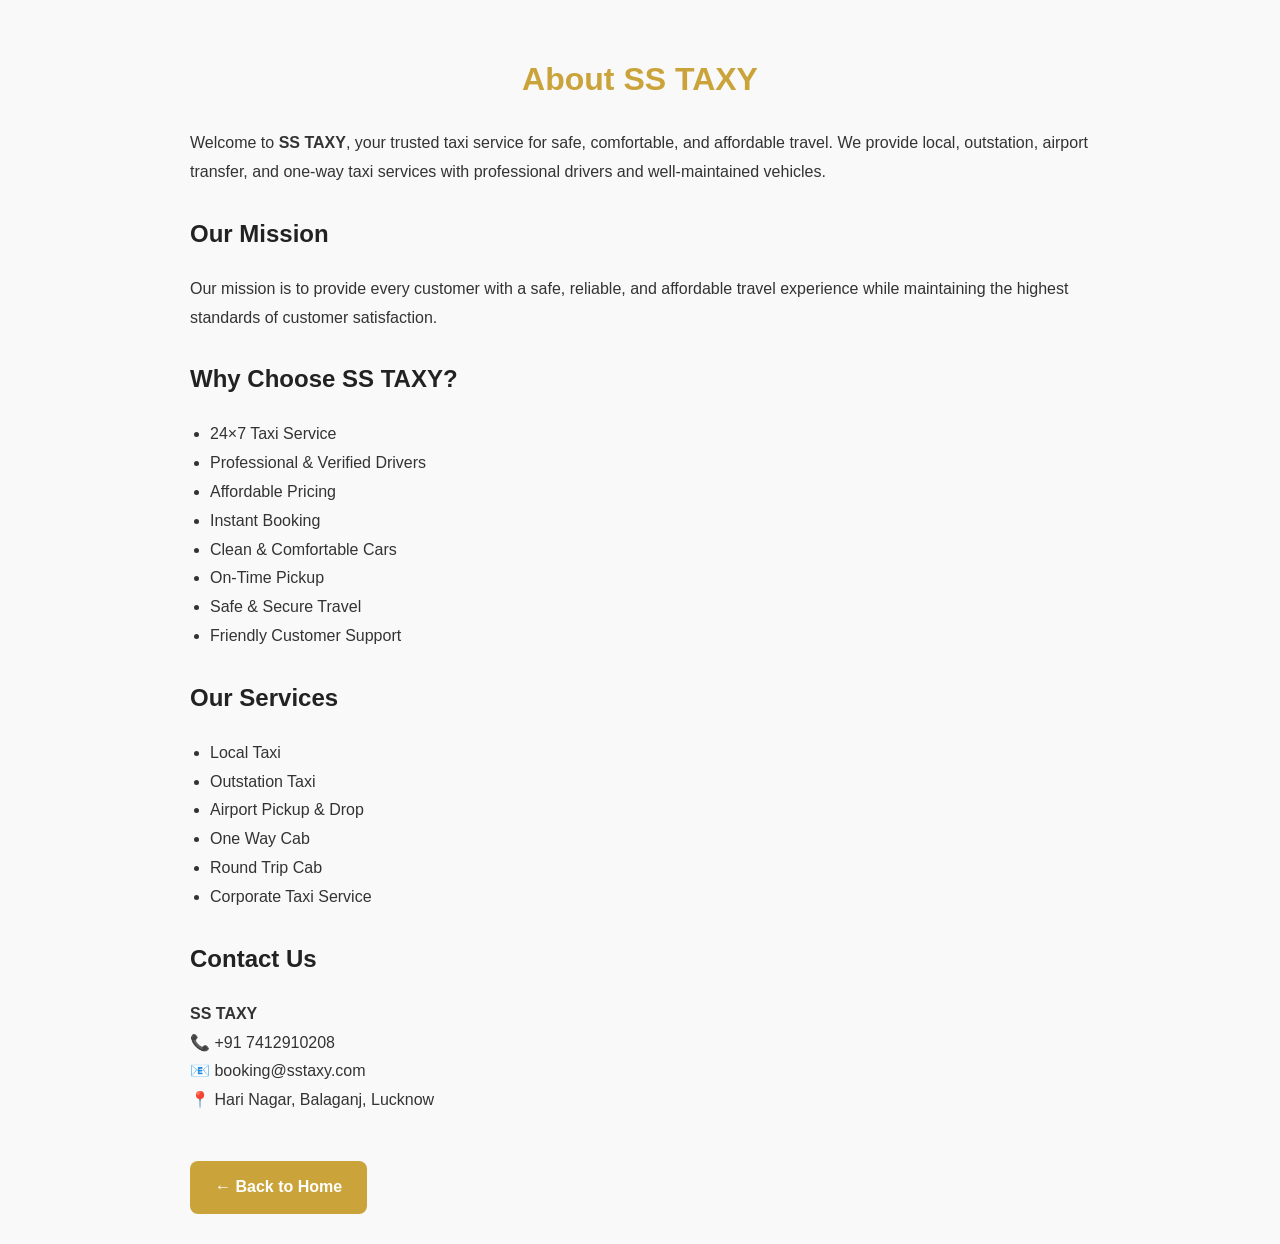
<file: about.html>
<!DOCTYPE html>
<html lang="en">
<head>
<meta charset="UTF-8">
<meta name="viewport" content="width=device-width, initial-scale=1.0">
<title>About Us - SS TAXY</title>

<style>
body{
    font-family: Arial, sans-serif;
    background:#f9f9f9;
    color:#333;
    margin:0;
    padding:0;
    line-height:1.8;
}
.container{
    max-width:900px;
    margin:auto;
    padding:30px;
}
h1{
    text-align:center;
    color:#caa43b;
    margin-bottom:20px;
}
h2{
    color:#222;
    margin-top:25px;
}
p{
    font-size:16px;
}
ul{
    padding-left:20px;
}
.back-btn{
    display:inline-block;
    margin-top:30px;
    padding:12px 25px;
    background:#caa43b;
    color:#fff;
    text-decoration:none;
    border-radius:8px;
    font-weight:bold;
}
.back-btn:hover{
    background:#b68d28;
}
</style>
</head>

<body>

<div class="container">

<h1>About SS TAXY</h1>

<p>
Welcome to <strong>SS TAXY</strong>, your trusted taxi service for safe,
comfortable, and affordable travel. We provide local, outstation,
airport transfer, and one-way taxi services with professional drivers
and well-maintained vehicles.
</p>

<h2>Our Mission</h2>

<p>
Our mission is to provide every customer with a safe, reliable,
and affordable travel experience while maintaining the highest
standards of customer satisfaction.
</p>

<h2>Why Choose SS TAXY?</h2>

<ul>
<li>24×7 Taxi Service</li>
<li>Professional & Verified Drivers</li>
<li>Affordable Pricing</li>
<li>Instant Booking</li>
<li>Clean & Comfortable Cars</li>
<li>On-Time Pickup</li>
<li>Safe & Secure Travel</li>
<li>Friendly Customer Support</li>
</ul>

<h2>Our Services</h2>

<ul>
<li>Local Taxi</li>
<li>Outstation Taxi</li>
<li>Airport Pickup & Drop</li>
<li>One Way Cab</li>
<li>Round Trip Cab</li>
<li>Corporate Taxi Service</li>
</ul>

<h2>Contact Us</h2>

<p>
<strong>SS TAXY</strong><br>
📞 +91 7412910208<br>
📧 booking@sstaxy.com<br>
📍 Hari Nagar, Balaganj, Lucknow
</p>

<a href="index.html" class="back-btn">← Back to Home</a>

</div>

</body>
</html>
</file>
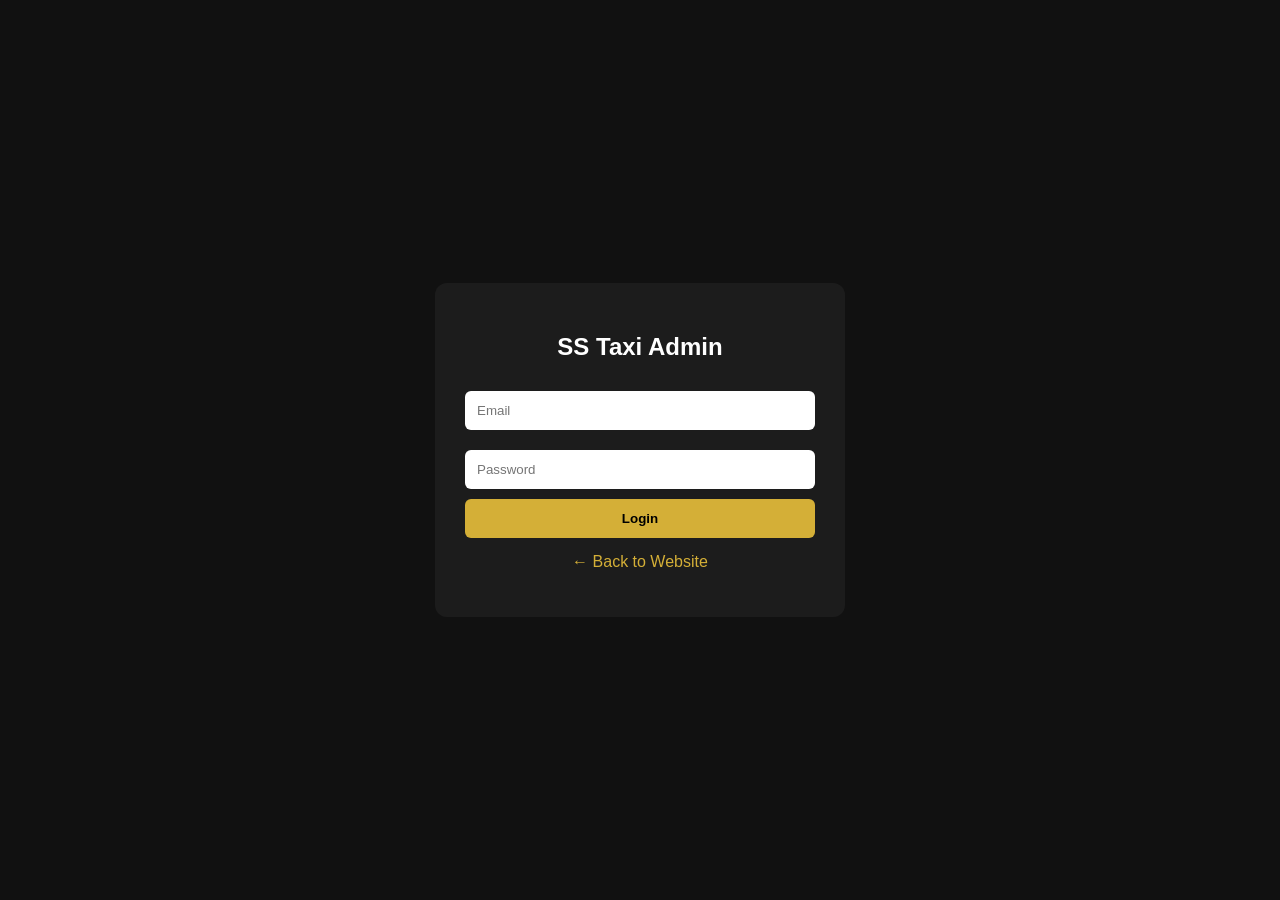
<file: admin.htm>
<!DOCTYPE html>
<html lang="en">
<head>
  <meta charset="UTF-8">
  <meta name="viewport" content="width=device-width, initial-scale=1.0">
  <title>SS Taxi Admin Login</title>

  <style>
    body{
      margin:0;
      font-family:Arial,sans-serif;
      background:#111;
      color:white;
      display:flex;
      justify-content:center;
      align-items:center;
      height:100vh;
    }

    .login-box{
      width:350px;
      background:#1c1c1c;
      padding:30px;
      border-radius:12px;
      text-align:center;
    }

    input{
      width:100%;
      padding:12px;
      margin:10px 0;
      border:none;
      border-radius:6px;
      box-sizing:border-box;
    }

    button{
      width:100%;
      padding:12px;
      background:#d4af37;
      border:none;
      border-radius:6px;
      cursor:pointer;
      font-weight:bold;
    }

    a{
      color:#d4af37;
      text-decoration:none;
    }
  </style>
</head>
<body>

<div class="login-box">
  <h2>SS Taxi Admin</h2>

  <input type="email" id="email" placeholder="Email">
  <input type="password" id="password" placeholder="Password">

  <button onclick="login()">Login</button>

  <p style="margin-top:15px;">
    <a href="../index.html">← Back to Website</a>
  </p>
</div>

<script>
function login(){

  const email = document.getElementById("email").value;
  const password = document.getElementById("password").value;

  if(
    email === "admin@sstaxiservice.com" &&
    password === "admin123"
  ){
    window.location.href = "dashboard.html";
  }else{
    alert("Invalid Email or Password");
  }
}
</script>

</body>
</html>
</file>
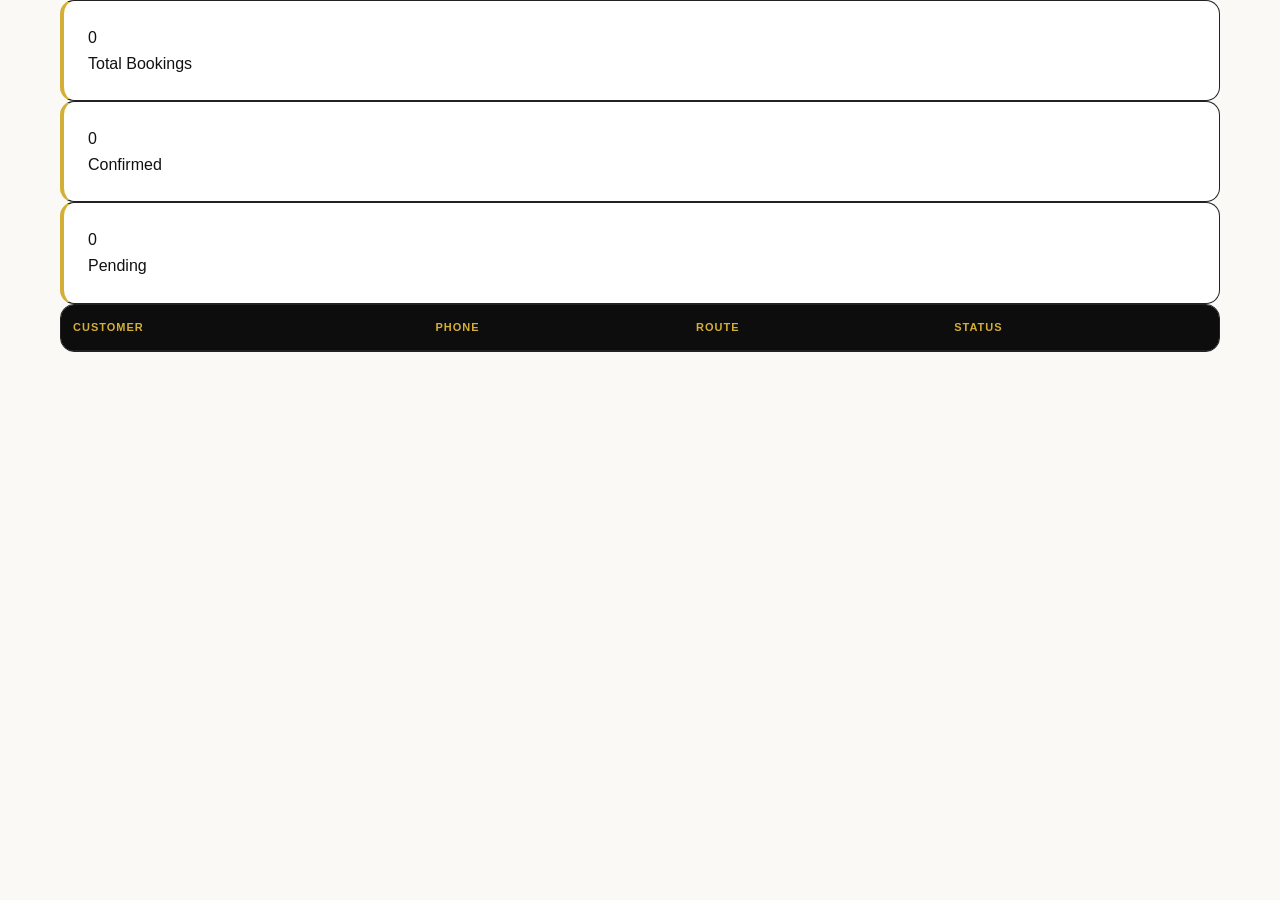
<file: dashboard.html>
<!DOCTYPE html>
<html>
<head>
<meta charset="UTF-8">
<meta name="viewport" content="width=device-width, initial-scale=1.0">
<title>SS Taxi Dashboard</title>

<link rel="stylesheet" href="../styles.css">
<link rel="stylesheet" href="../admin.css">
</head>

<body>

<div id="admin-dashboard">

  <div class="container">

    <div class="dashboard-stats">
      <div class="stat-card">
        <div class="stat-card-num" id="stat-total">0</div>
        <div class="stat-card-label">Total Bookings</div>
      </div>

      <div class="stat-card">
        <div class="stat-card-num" id="stat-confirmed">0</div>
        <div class="stat-card-label">Confirmed</div>
      </div>

      <div class="stat-card">
        <div class="stat-card-num" id="stat-pending">0</div>
        <div class="stat-card-label">Pending</div>
      </div>
    </div>

    <div class="table-wrap">
      <table>
        <thead>
          <tr>
            <th>Customer</th>
            <th>Phone</th>
            <th>Route</th>
            <th>Status</th>
          </tr>
        </thead>

        <tbody id="bookings-tbody">
        </tbody>

      </table>
    </div>

  </div>

</div>

<script src="../config.js"></script>
<script src="../admin.js"></script>

</body>
</html>
</file>
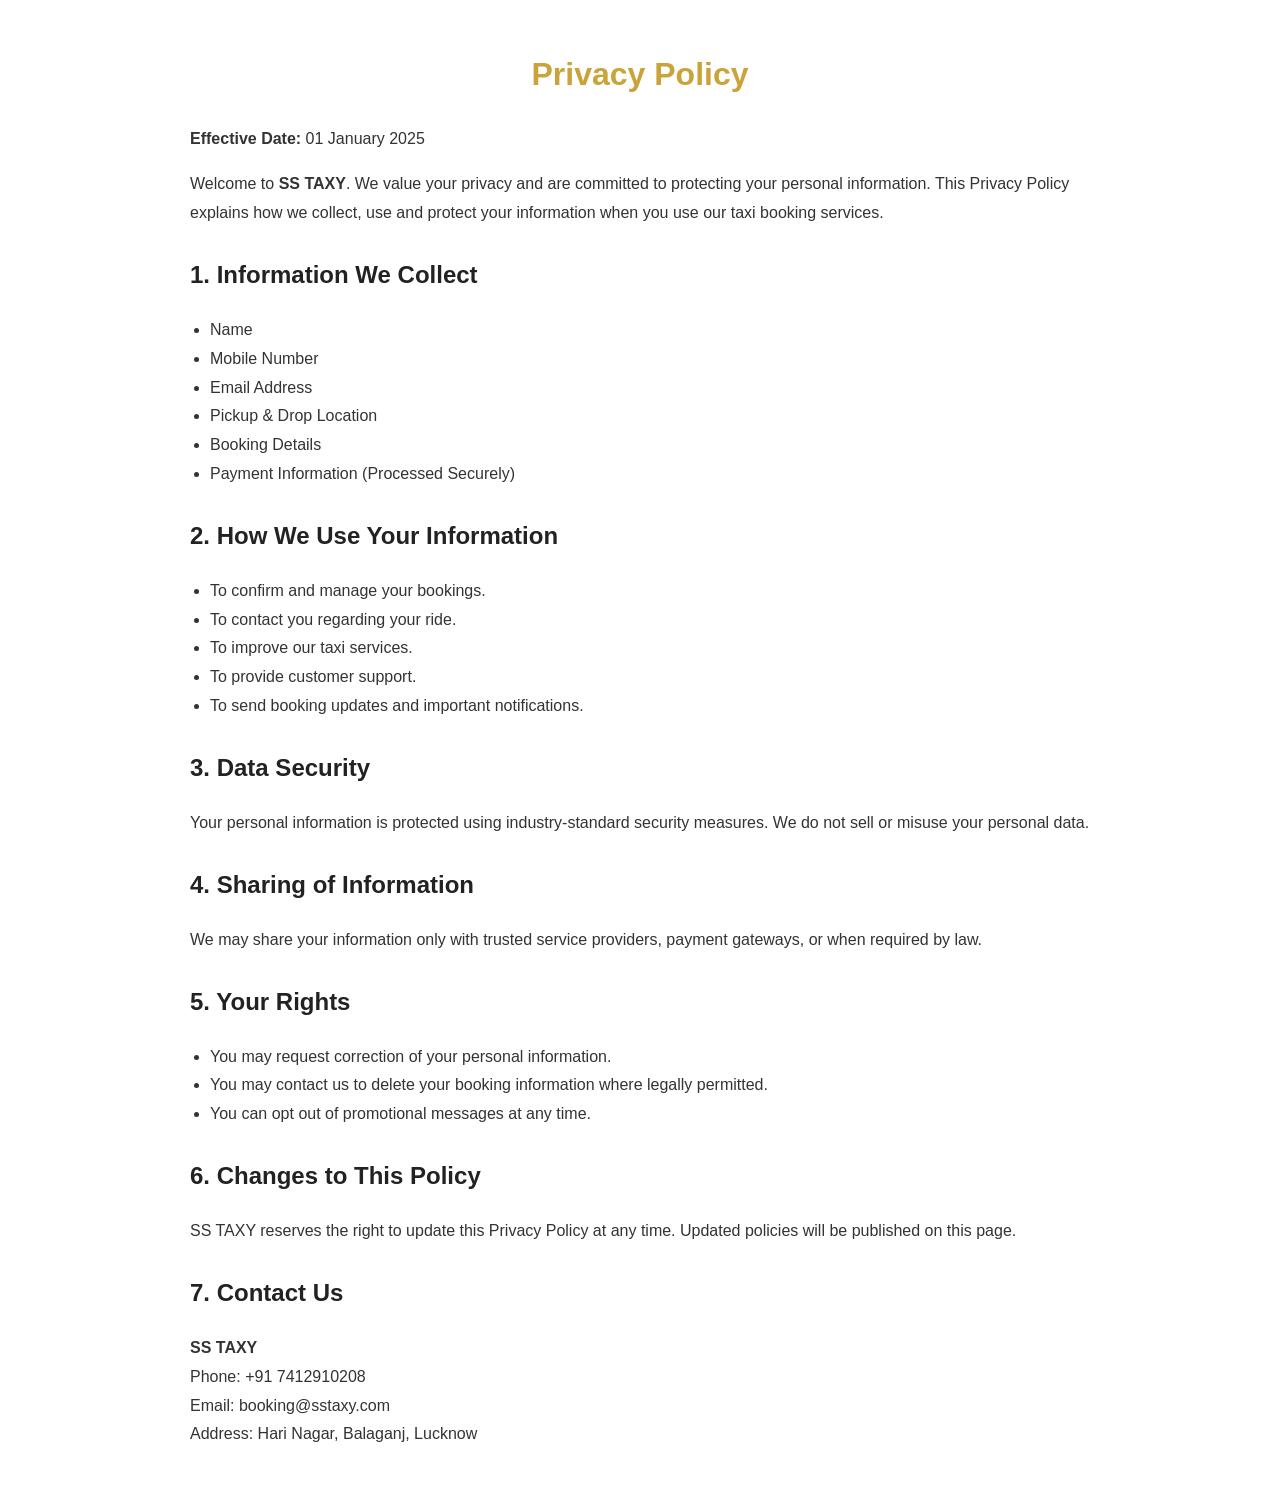
<file: privacy.html>
<!DOCTYPE html>
<html lang="en">
<head>
<meta charset="UTF-8">
<meta name="viewport" content="width=device-width, initial-scale=1.0">
<title>SS TAXY - Privacy Policy</title>

<style>
body{
    font-family: Arial, sans-serif;
    line-height:1.8;
    max-width:900px;
    margin:auto;
    padding:25px;
    color:#333;
}
h1{
    color:#caa43b;
    text-align:center;
}
h2{
    color:#222;
    margin-top:25px;
}
ul{
    padding-left:20px;
}
</style>
</head>

<body>

<h1>Privacy Policy</h1>

<p><strong>Effective Date:</strong> 01 January 2025</p>

<p>Welcome to <strong>SS TAXY</strong>. We value your privacy and are committed to protecting your personal information. This Privacy Policy explains how we collect, use and protect your information when you use our taxi booking services.</p>

<h2>1. Information We Collect</h2>
<ul>
<li>Name</li>
<li>Mobile Number</li>
<li>Email Address</li>
<li>Pickup & Drop Location</li>
<li>Booking Details</li>
<li>Payment Information (Processed Securely)</li>
</ul>

<h2>2. How We Use Your Information</h2>
<ul>
<li>To confirm and manage your bookings.</li>
<li>To contact you regarding your ride.</li>
<li>To improve our taxi services.</li>
<li>To provide customer support.</li>
<li>To send booking updates and important notifications.</li>
</ul>

<h2>3. Data Security</h2>
<p>Your personal information is protected using industry-standard security measures. We do not sell or misuse your personal data.</p>

<h2>4. Sharing of Information</h2>
<p>We may share your information only with trusted service providers, payment gateways, or when required by law.</p>

<h2>5. Your Rights</h2>
<ul>
<li>You may request correction of your personal information.</li>
<li>You may contact us to delete your booking information where legally permitted.</li>
<li>You can opt out of promotional messages at any time.</li>
</ul>

<h2>6. Changes to This Policy</h2>
<p>SS TAXY reserves the right to update this Privacy Policy at any time. Updated policies will be published on this page.</p>

<h2>7. Contact Us</h2>
<p>
<strong>SS TAXY</strong><br>
Phone: +91 7412910208<br>
Email: booking@sstaxy.com<br>
Address: Hari Nagar, Balaganj, Lucknow
</p>

</body>
</html>
</file>
<file: styles.css>
/* ============ SS TAXY — Premium Black + Gold ============ */
*,*::before,*::after{box-sizing:border-box;margin:0;padding:0}
:root{
  --bg:#0a0a0a; --bg-2:#111; --gold:#d4af37; --gold-light:#f4d160;
  --text:#f5f5f5; --muted:#aaa; --card:#1a1a1a; --radius:14px;
  --shadow:0 10px 40px rgba(212,175,55,.12);
}
html{scroll-behavior:smooth}
body{font-family:'Poppins',sans-serif;background:var(--bg);color:var(--text);line-height:1.6;overflow-x:hidden}
.container{max-width:1200px;margin:0 auto;padding:0 20px}
.gold{color:var(--gold)}
img{max-width:100%;display:block}

/* LOADER */
#loader{position:fixed;inset:0;background:#000;z-index:9999;display:flex;flex-direction:column;align-items:center;justify-content:center;transition:opacity .5s}
#loader p{color:var(--gold);margin-top:18px;font-family:'Playfair Display',serif;font-size:28px;letter-spacing:6px}
.loader-spinner{width:50px;height:50px;border:4px solid #222;border-top-color:var(--gold);border-radius:50%;animation:spin .8s linear infinite}
@keyframes spin{to{transform:rotate(360deg)}}

/* HEADER */
.header{position:fixed;top:0;left:0;right:0;background:rgba(10,10,10,.92);backdrop-filter:blur(10px);z-index:100;border-bottom:1px solid #222}
.nav{display:flex;justify-content:space-between;align-items:center;padding:16px 20px}
.logo img{
    width:45px;
    height:45px;
    object-fit:contain;
    display:block;
}
.logo{
    display:flex;
    align-items:center;
    gap:8px;
    text-decoration:none;
}
.logo span{
    color:#111 !important;
    font-size:20px;
    font-weight:700;
    white-space:nowrap;
}
.nav-links{display:flex;gap:28px;align-items:center}
.nav-links a{color:#ddd;text-decoration:none;font-weight:500;font-size:15px;transition:.3s}
.nav-links a:hover{color:var(--gold)}
.hamburger{display:none;background:none;border:none;color:var(--gold);font-size:22px;cursor:pointer}

/* BUTTONS */
.btn-gold,.btn-outline-gold{display:inline-flex;align-items:center;gap:8px;padding:14px 28px;border-radius:50px;font-weight:600;text-decoration:none;border:none;cursor:pointer;font-size:15px;transition:.3s;font-family:inherit}
.btn-gold{background:linear-gradient(135deg,var(--gold),var(--gold-light));color:#000}
.btn-gold:hover{transform:translateY(-3px);box-shadow:0 10px 25px rgba(212,175,55,.4)}
.btn-outline-gold{background:transparent;color:var(--gold);border:2px solid var(--gold)}
.btn-outline-gold:hover{background:var(--gold);color:#000}

/* HERO */
.hero{position:relative;min-height:100vh;display:flex;align-items:center;background:linear-gradient(rgba(0,0,0,.55),rgba(0,0,0,.85)),url('https://images.unsplash.com/photo-1549924231-f129b911e442?w=1600') center/cover;padding-top:90px}
.hero-content{position:relative;z-index:2;text-align:center;animation:fadeUp 1s ease}
.hero-tag{color:var(--gold);letter-spacing:6px;font-weight:600;margin-bottom:14px;font-size:14px}
.hero h1{font-family:'Playfair Display',serif;font-size:clamp(36px,6vw,72px);font-weight:800;line-height:1.1;margin-bottom:20px}
.hero-sub{color:#ccc;max-width:680px;margin:0 auto 32px;font-size:17px}
.hero-btns{display:flex;gap:16px;justify-content:center;flex-wrap:wrap}
@keyframes fadeUp{from{opacity:0;transform:translateY(40px)}to{opacity:1;transform:translateY(0)}}

/* BOOKING */
.booking-section{padding:60px 0;background:var(--bg-2)}
.booking-card{background:var(--card);border:1px solid #222;border-radius:20px;padding:32px;box-shadow:var(--shadow)}
.tabs{display:flex;flex-wrap:wrap;gap:8px;border-bottom:1px solid #222;padding-bottom:18px;margin-bottom:24px}
.tab{flex:1;min-width:120px;padding:12px 18px;background:transparent;color:#bbb;border:1px solid #333;border-radius:50px;cursor:pointer;font-family:inherit;font-size:14px;transition:.3s}
.tab:hover{color:var(--gold)}
.tab.active{background:var(--gold);color:#000;border-color:var(--gold);font-weight:600}
.grid{display:grid;grid-template-columns:repeat(auto-fit,minmax(220px,1fr));gap:16px}
.field label{display:block;font-size:13px;margin-bottom:6px;color:#bbb;font-weight:500}
.field input,.field select{width:100%;padding:13px 16px;background:#0d0d0d;border:1px solid #2a2a2a;color:#fff;border-radius:10px;font-family:inherit;font-size:14px;transition:.3s}
.field input:focus,.field select:focus{outline:none;border-color:var(--gold);box-shadow:0 0 0 3px rgba(212,175,55,.15)}
.fare-box{margin-top:24px;display:flex;justify-content:space-between;align-items:center;background:#0d0d0d;padding:20px 24px;border-radius:14px;border:1px dashed var(--gold);flex-wrap:wrap;gap:16px}
.fare-box span{color:#aaa;font-size:13px}
.fare-box h3{color:var(--gold);font-size:32px;font-family:'Playfair Display',serif}

/* SECTIONS */
.section{padding:80px 0}
.section.dark{background:var(--bg-2)}
.section-title{font-family:'Playfair Display',serif;font-size:clamp(28px,4vw,46px);text-align:center;margin-bottom:10px}
.section-sub{text-align:center;color:var(--muted);margin-bottom:50px}

/* VEHICLES */
.vehicle-grid{display:grid;grid-template-columns:repeat(auto-fit,minmax(280px,1fr));gap:24px}
.vehicle-card{background:var(--card);border:1px solid #222;border-radius:var(--radius);overflow:hidden;transition:.4s}
.vehicle-card:hover{transform:translateY(-8px);border-color:var(--gold);box-shadow:var(--shadow)}
.vehicle-card img{height:200px;width:100%;object-fit:cover}
.vehicle-info{padding:22px}
.vehicle-info h3{color:var(--gold);margin-bottom:10px;font-family:'Playfair Display',serif}
.vehicle-meta{display:flex;justify-content:space-between;color:#bbb;font-size:14px;margin-bottom:16px}

/* ROUTES */
.route-grid{display:grid;grid-template-columns:repeat(auto-fit,minmax(240px,1fr));gap:16px}
.route-card{background:var(--card);padding:20px;border-radius:var(--radius);border-left:4px solid var(--gold);transition:.3s;cursor:pointer}
.route-card:hover{transform:translateX(6px);background:#1f1f1f}
.route-card h4{color:#fff;margin-bottom:6px}
.route-card p{color:var(--gold);font-weight:600;font-size:14px}
.route-card span{color:#777;font-size:13px}

/* SERVICES */
.services-grid,.why-grid{display:grid;grid-template-columns:repeat(auto-fit,minmax(220px,1fr));gap:20px}
.service-card,.why-card{background:var(--card);padding:30px 24px;border-radius:var(--radius);text-align:center;border:1px solid #222;transition:.3s}
.service-card:hover,.why-card:hover{border-color:var(--gold);transform:translateY(-6px)}
.service-card i,.why-card i{font-size:36px;color:var(--gold);margin-bottom:14px}
.service-card h3,.why-card h4{margin-bottom:8px;color:#fff}
.service-card p{color:var(--muted);font-size:14px}

/* TESTIMONIALS */
.reviews{display:grid;grid-template-columns:repeat(auto-fit,minmax(280px,1fr));gap:22px}
.review-card{background:var(--card);padding:26px;border-radius:var(--radius);border:1px solid #222}
.stars{color:var(--gold);font-size:18px;margin-bottom:12px}
.review-card p{color:#ccc;font-style:italic;margin-bottom:14px}
.review-card h5{color:var(--gold)}

/* FAQ */
.faq-list{max-width:800px;margin:0 auto}
.faq-item{background:var(--card);border:1px solid #222;border-radius:12px;margin-bottom:12px;overflow:hidden}
.faq-q{width:100%;background:none;color:#fff;border:none;padding:18px 22px;text-align:left;font-size:15px;font-family:inherit;cursor:pointer;display:flex;justify-content:space-between;align-items:center}
.faq-q i{color:var(--gold);transition:.3s}
.faq-item.active .faq-q i{transform:rotate(45deg)}
.faq-a{max-height:0;overflow:hidden;padding:0 22px;color:#bbb;transition:.4s ease}
.faq-item.active .faq-a{max-height:200px;padding:0 22px 18px}

/* CONTACT */
.contact-grid{display:grid;grid-template-columns:repeat(auto-fit,minmax(220px,1fr));gap:20px}
.contact-card{background:var(--card);padding:30px 22px;border-radius:var(--radius);text-align:center;text-decoration:none;color:inherit;border:1px solid #222;transition:.3s}
.contact-card:hover{border-color:var(--gold);transform:translateY(-6px)}
.contact-card i{font-size:32px;color:var(--gold);margin-bottom:12px}
.contact-card h4{margin-bottom:6px;color:#fff}
.contact-card p{color:var(--muted);font-size:14px}

/* FOOTER */
.footer{background:#050505;padding:30px 0;text-align:center;color:#666;border-top:1px solid #222}

/* FLOATING BUTTONS */
.float-btn{position:fixed;width:56px;height:56px;border-radius:50%;display:flex;align-items:center;justify-content:center;color:#fff;font-size:22px;text-decoration:none;z-index:90;box-shadow:0 8px 24px rgba(0,0,0,.4);transition:.3s}
.float-btn.whatsapp{bottom:24px;right:24px;background:#25d366}
.float-btn.call{bottom:90px;right:24px;background:var(--gold);color:#000}
.float-btn:hover{transform:scale(1.1)}

/* MODAL */
.modal{position:fixed;inset:0;background:rgba(0,0,0,.85);display:flex;align-items:center;justify-content:center;z-index:200;padding:20px}
.modal.hidden{display:none}
.modal-card{background:var(--card);padding:40px;border-radius:20px;text-align:center;max-width:420px;width:100%;border:1px solid var(--gold);animation:popIn .4s}
.gold-icon{font-size:60px;color:var(--gold);margin-bottom:14px}
.modal-card h2{font-family:'Playfair Display',serif;color:#fff;margin-bottom:10px}
.modal-card p{color:#ccc;margin-bottom:10px}
@keyframes popIn{from{transform:scale(.7);opacity:0}to{transform:scale(1);opacity:1}}

/* RESPONSIVE */
@media (max-width: 800px){
  .nav-links{position:fixed;top:64px;left:0;right:0;background:#0a0a0a;flex-direction:column;padding:24px;gap:18px;border-bottom:1px solid #222;transform:translateY(-200%);transition:.4s}
  .nav-links.open{transform:translateY(0)}
  .hamburger{display:block}
  .hero{min-height:90vh}
  .booking-card{padding:20px}
  .tab{font-size:13px;padding:10px 14px;min-width:auto;flex:1 0 45%}
  .fare-box{flex-direction:column;text-align:center}
  .section{padding:60px 0}
     }

.logo img{
    height:60px;
    width:auto;
}
/* White Cream Theme Override */

:root{
  --bg:#FAF9F6 !important;
  --bg-2:#F7F3EA !important;
  --card:#FFFFFF !important;
  --text:#222222 !important;
  --muted:#666666 !important;
}

body,
.section.dark,
.booking-section{
  background:#FAF9F6 !important;
  color:#222 !important;
}

.booking-card,
.vehicle-card,
.route-card,
.service-card,
.why-card,
.review-card,
.faq-item,
.contact-card,
.modal-card{
  background:#FFFFFF !important;
  color:#222 !important;
  border-color:#E5E5E5 !important;
}

.route-card h4,
.service-card h3,
.why-card h4,
.contact-card h4,
.faq-q{
  color:#222 !important;
}

.field input,
.field select,
.fare-box{
  background:#FFFFFF !important;
  color:#222 !important;
  border-color:#DDD !important;
}

.header{
  background:rgba(255,253,248,.95) !important;
}

.nav-links a,
.logo{
  color:#222 !important;
}
/* Dark Text + Black Logo */

body{
  color:#111 !important;
}

.section-title,
.vehicle-info h3,
.route-card h4,
.service-card h3,
.why-card h4,
.contact-card h4,
.review-card h5,
.faq-q{
  color:#111 !important;
}

.section-sub,
.vehicle-meta,
.route-card p,
.route-card span,
.service-card p,
.contact-card p,
.review-card p{
  color:#444 !important;
}

/* SS TAXY Logo */
.logo,
.logo span{
  color:#111 !important;
}

/* Menu */
.nav-links a{
  color:#111 !important;
}

.nav-links a:hover{
  color:#000 !important;
}
/* ===== HERO FULL GOLD FIX (SS TAXY) ===== */

.hero h1 {
  color: #d4af37 !important;
}

.hero h1 span {
  color: #d4af37 !important;
}

/* force override any black/other color */
.hero * {
  color: #d4af37 !important;
}

/* optional premium glow */
.hero h1 {
  text-shadow: 0 0 10px rgba(212, 175, 55, 0.4);
}

/* agar kahi black override ho raha ho */
h1, h2, h3, p {
  color: inherit;
}
/* ===== HERO TEXT ONLY GOLD FIX (SAFE) ===== */

.hero h1,
.hero h1 span,
.hero p.hero-sub,
.hero p.hero-tag {
  color: #d4af37 !important;
}

/* buttons ko exclude karo (VERY IMPORTANT) */
.hero .btn-gold,
.hero .btn-outline-gold,
.hero .hero-btns a {
  color: initial !important;
}

/* icons in buttons ko bhi safe rakho */
.hero .btn-gold i,
.hero .btn-outline-gold i {
  color: inherit !important;
}

/* optional glow only on heading */
.hero h1 {
  text-shadow: 0 0 10px rgba(212, 175, 55, 0.35);
}
/* ===== HERO BUTTON FIX (CALL NOW + BOOK NOW SAFE) ===== */

.hero .btn-gold {
  background: #d4af37 !important;
  color: #000 !important;
  border: 2px solid #d4af37 !important;
}

.hero .btn-gold i {
  color: #000 !important;
}

.hero .btn-outline-gold {
  background: transparent !important;
  color: #fff !important;
  border: 2px solid #d4af37 !important;
}

.hero .btn-outline-gold i {
  color: #d4af37 !important;
}

/* hover fix */
.hero .btn-gold:hover,
.hero .btn-outline-gold:hover {
  transform: translateY(-2px);
  opacity: 0.9;
}
/* ===== FIX CALL NOW TEXT COLOR ===== */

.hero .btn-outline-gold {
  color: #fff !important;
}

.hero .btn-outline-gold span,
.hero .btn-outline-gold a,
.hero .btn-outline-gold {
  color: #fff !important;
}

/* ensure icon + text same alignment */
.hero .btn-outline-gold i {
  color: #d4af37 !important;
}
/* ===== Fare Summary Modal ===== */

#paymentModal .modal-card{
    width: 430px;
    max-width: 95%;
    padding: 35px;
    border-radius: 20px;
    background: #ffffff;
}

#paymentModal h2{
    font-size: 28px;
    color: #111;
    font-weight: 700;
    margin-bottom: 20px;
}

#paymentModal p{
    font-size: 18px;
    color: #111;
    font-weight: 600;
    margin: 10px 0;
}

#paymentModal hr{
    margin: 18px 0;
    border: none;
    border-top: 1px solid #ddd;
}

#paymentModal .btn-gold,
#paymentModal .btn-outline-gold{
    width: 100%;
    justify-content: center;
    margin-top: 12px;
  }
/* ===== Booking Success Modal ===== */

#successModal .modal-card{
    width: 430px;
    max-width: 95%;
    background: #fff;
    padding: 35px;
    border-radius: 20px;
}

#successModal h2{
    color:#111 !important;
    font-size:28px;
    font-weight:700;
}

#successModal p{
    color:#222 !important;
    font-size:17px;
    font-weight:600;
    line-height:1.6;
}

#successModal #bookingIdOut{
    color:#000 !important;
    font-weight:700;
    font-size:18px;
}

#successModal .btn-gold{
    margin-top:20px;
    width:150px;
    height:48px;
    font-size:16px;
}
/* ===== Hero Call Now Button Fix ===== */

.hero .btn-outline-gold{
    background: #d4af37 !important;
    color: #000 !important;
    border: 2px solid #d4af37 !important;
}

.hero .btn-outline-gold i,
.hero .btn-outline-gold span{
    color: #000 !important;
}

.hero .btn-outline-gold:hover{
    background: #caa52f !important;
    color: #000 !important;
}
.phone-input{
    display:flex;
    align-items:center;
    border:1px solid #ddd;
    border-radius:8px;
    overflow:hidden;
}

.phone-input span{
    padding:12px;
    background:#f5f5f5;
    font-weight:bold;
}

.phone-input input{
    border:none;
    outline:none;
    flex:1;
    padding:12px;
}
.support{
    bottom:170px;
    background:#007bff;
}
.privacy-link{
    text-decoration: none;
    color: #caa43b;
    font-weight: 600;
}

.privacy-link:hover{
    text-decoration: underline;
}

.fa-user-shield{
    color: #caa43b;
}
/* Privacy Policy & About Us */
.contact-card{
    text-decoration: none;
    color: inherit;
}

.contact-card i{
    color: #caa43b;
    font-size: 32px;
    margin-bottom: 10px;
}

.contact-card h4{
    color: #222;
    margin: 10px 0 5px;
}

.contact-card p{
    color: #666;
    font-size: 14px;
}

.contact-card:hover{
    transform: translateY(-5px);
    transition: 0.3s;
}
/* Mobile Menu Background */
.nav-links{
    background: #fdfbf5 !important; /* Cream White */
}

/* Menu ke text ka color */
.nav-links a{
    color: #222 !important;
}

/* Active/Hover */
.nav-links a:hover{
    color: #caa43b !important;
}
</file>
<file: admin.css>
*,*::before,*::after{box-sizing:border-box;margin:0;padding:0}
:root{--bg:#0a0a0a;--card:#161616;--gold:#d4af37;--text:#eee;--muted:#888;--border:#222}
body{font-family:'Poppins',sans-serif;background:var(--bg);color:var(--text)}
.hidden{display:none !important}

/* LOGIN */
.login-screen{position:fixed;inset:0;display:flex;align-items:center;justify-content:center;background:linear-gradient(135deg,#000,#1a1a1a);padding:20px}
.login-box{background:var(--card);padding:40px;border-radius:18px;width:100%;max-width:400px;border:1px solid var(--gold);text-align:center}
.login-box h1{font-size:32px;margin-bottom:6px;letter-spacing:4px}
.login-box h1 span{color:var(--gold)}
.login-box p{color:var(--muted);margin-bottom:24px}
.login-box input{width:100%;padding:13px 16px;background:#0d0d0d;border:1px solid #2a2a2a;color:#fff;border-radius:10px;margin-bottom:14px;font-family:inherit}
.login-box input:focus{outline:none;border-color:var(--gold)}
.login-box button{width:100%;padding:14px;background:var(--gold);color:#000;border:none;border-radius:10px;font-weight:600;cursor:pointer;font-size:15px}
.err{color:#ff6868;font-size:13px;margin-top:10px}

/* LAYOUT */
#adminApp{display:grid;grid-template-columns:240px 1fr;min-height:100vh}
.sidebar{background:#0d0d0d;border-right:1px solid var(--border);padding:24px 16px}
.sidebar h2{color:#fff;text-align:center;margin-bottom:32px;letter-spacing:3px}
.sidebar h2 span{color:var(--gold)}
.nav-item{display:flex;align-items:center;gap:12px;padding:12px 16px;border-radius:10px;color:#bbb;text-decoration:none;cursor:pointer;margin-bottom:6px;transition:.2s;font-size:14px}
.nav-item:hover{background:#1a1a1a;color:var(--gold)}
.nav-item.active{background:var(--gold);color:#000;font-weight:600}
.nav-item i{width:18px}

.main{padding:30px 36px;overflow-x:auto}
.view{display:none}
.view.active{display:block}
.view h1{margin-bottom:24px;font-size:26px}
.view-header{display:flex;justify-content:space-between;align-items:center;flex-wrap:wrap;gap:14px;margin-bottom:20px}
.view-header input{padding:10px 14px;background:#0d0d0d;border:1px solid #2a2a2a;color:#fff;border-radius:8px;min-width:260px}
.view-header button{padding:10px 16px;background:var(--gold);color:#000;border:none;border-radius:8px;font-weight:600;cursor:pointer;margin-left:8px}

/* STATS */
.stats{display:grid;grid-template-columns:repeat(auto-fit,minmax(200px,1fr));gap:18px}
.stat-card{background:var(--card);padding:24px;border-radius:14px;border:1px solid var(--border);border-left:4px solid var(--gold)}
.stat-card h4{color:var(--muted);font-size:13px;font-weight:500;margin-bottom:10px;text-transform:uppercase;letter-spacing:1px}
.stat-card h2{color:var(--gold);font-size:30px}

/* TABLE */
.table-wrap{background:var(--card);border-radius:14px;border:1px solid var(--border);overflow:auto}
table{width:100%;border-collapse:collapse;min-width:900px}
th,td{padding:14px 12px;text-align:left;border-bottom:1px solid var(--border);font-size:13px}
th{background:#0d0d0d;color:var(--gold);text-transform:uppercase;font-size:11px;letter-spacing:1px}
tr:hover{background:#1a1a1a}
.badge{padding:4px 10px;border-radius:20px;font-size:11px;font-weight:600}
.badge.pending{background:#3a2a00;color:#ffb800}
.badge.confirmed{background:#003a14;color:#3bd175}
.badge.completed{background:#001a3a;color:#5aa9ff}
.badge.cancelled{background:#3a0010;color:#ff5a7a}
.badge.paid{background:#003a14;color:#3bd175}
.badge.partial{background:#3a2a00;color:#ffb800}
.action-btn{padding:5px 10px;font-size:11px;border:none;border-radius:6px;cursor:pointer;margin:0 2px;font-weight:600}
.btn-confirm{background:#3bd175;color:#000}
.btn-cancel{background:#ff5a7a;color:#fff}
.btn-complete{background:#5aa9ff;color:#000}

@media (max-width: 800px){
  #adminApp{grid-template-columns:1fr}
  .sidebar{display:flex;overflow-x:auto;padding:14px}
  .sidebar h2{display:none}
  .sidebar nav{display:flex;gap:6px}
  .nav-item{white-space:nowrap;margin:0}
  .main{padding:20px 16px}
}
.vehicle-grid{
  display:grid;
  grid-template-columns:repeat(auto-fit,minmax(180px,1fr));
  gap:15px;
  margin-top:20px;
}

.vehicle-card{
  background:#111;
  border:1px solid #d4af37;
  padding:15px;
  border-radius:12px;
  text-align:center;
  color:#fff;
  transition:0.3s;
}

.vehicle-card:hover{
  transform:translateY(-4px);
  box-shadow:0 5px 20px rgba(212,175,55,0.3);
}

.vehicle-card h3{
  color:#d4af37;
  margin:0;
  font-size:18px;
}

.vehicle-card p{
  margin:5px 0 0;
  font-size:14px;
  opacity:0.8;
}
</file>
